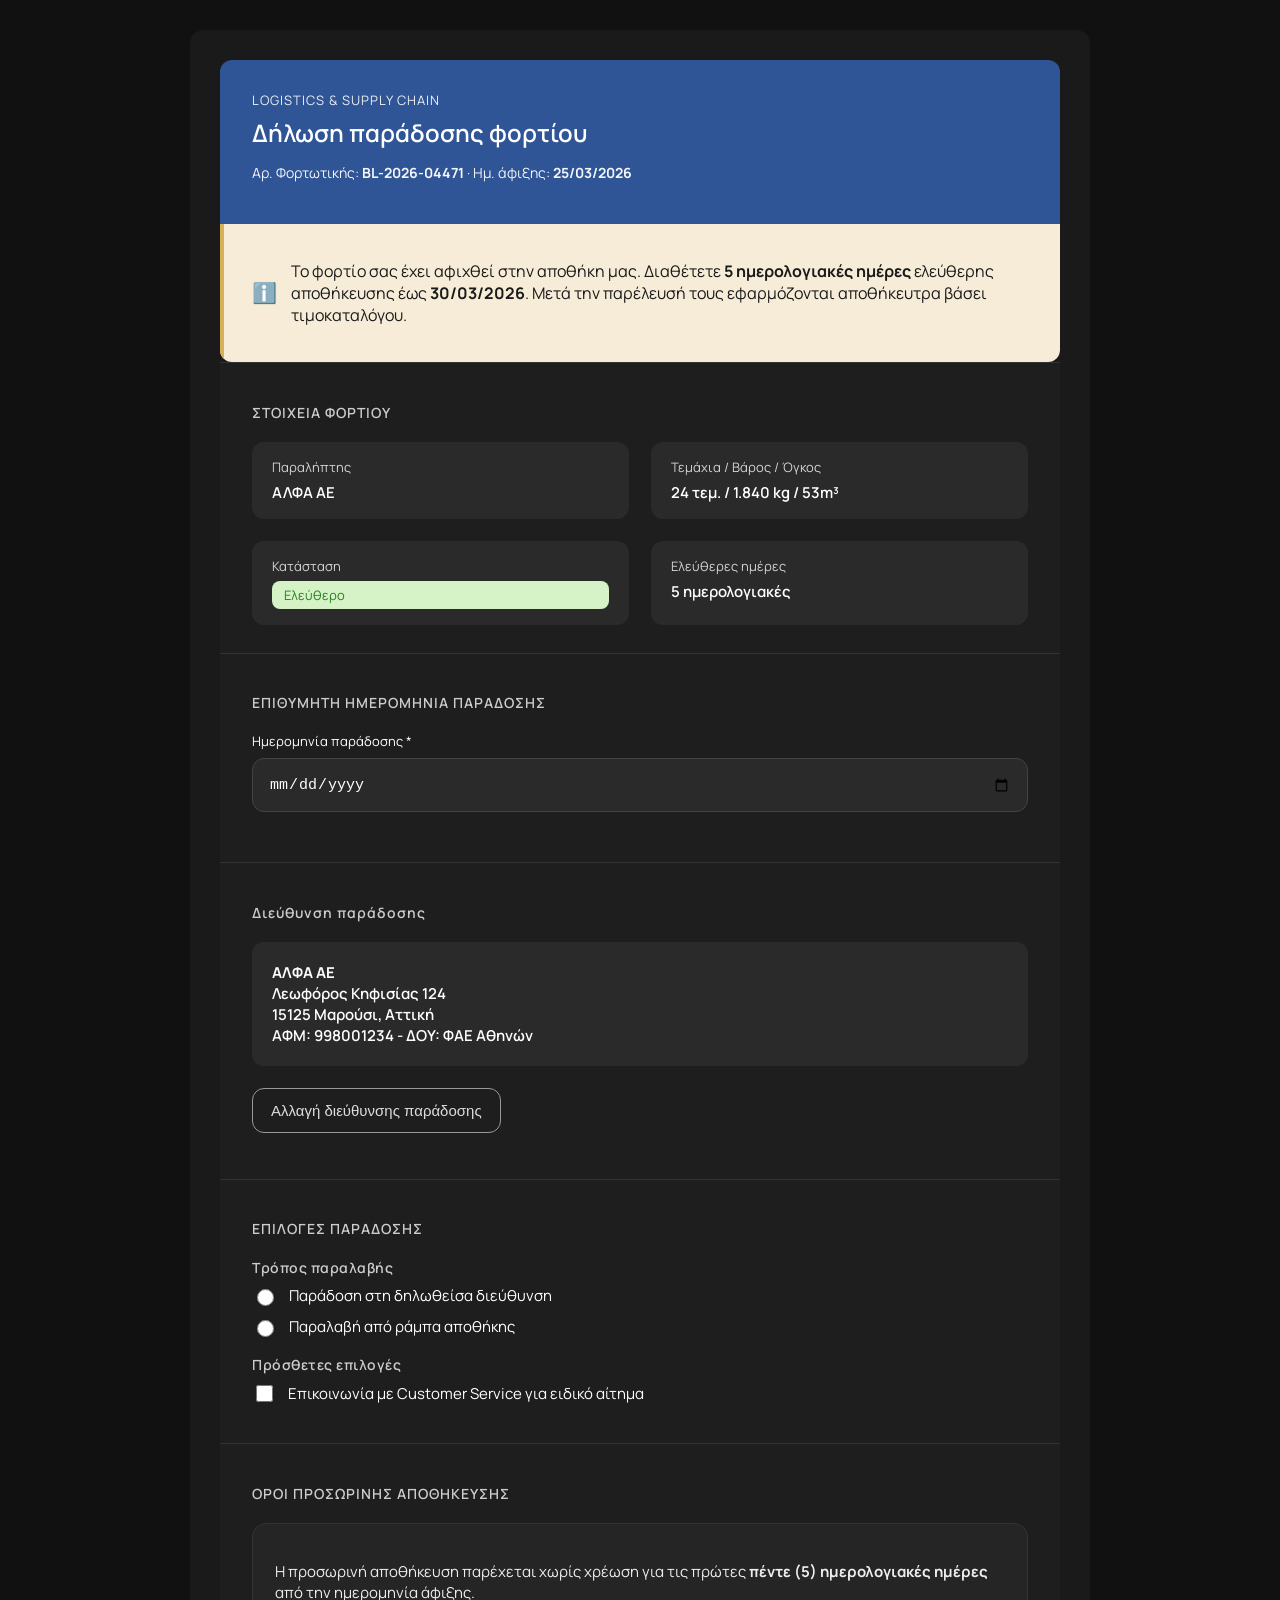
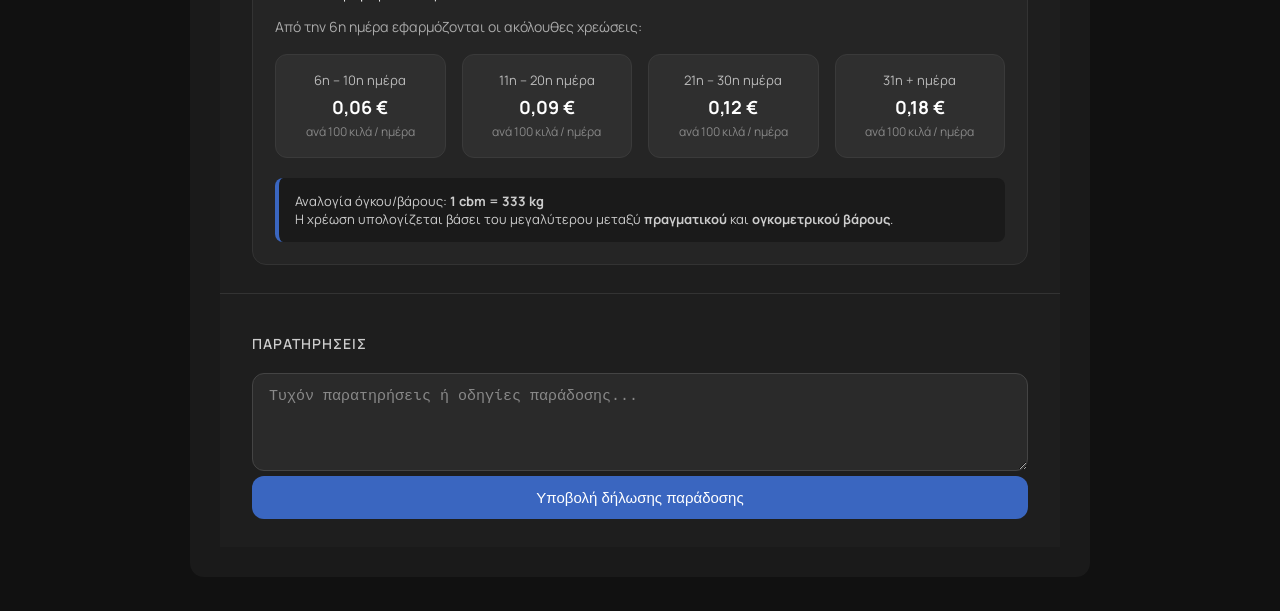
<file: index.html>
<!DOCTYPE html>
<html lang="el">
<head>
<meta charset="UTF-8" />
<meta name="viewport" content="width=device-width, initial-scale=1.0" />

<!-- FONT -->
<link href="https://fonts.googleapis.com/css2?family=Manrope:wght@300;400;500;600;700&display=swap" rel="stylesheet">

<link rel="stylesheet" href="style.css" />
<title>Δήλωση παράδοσης φορτίου</title>
</head>

<body>

<!--  POPUP MODAL -->
<div id="modalOverlay" class="modal-overlay hidden">
    <div class="modal-box">
        <p id="modalMessage"></p>
        <button id="modalClose">Εντάξει</button>
    </div>
</div>

<div class="card-container">

    <!--  HEADER -->
    <header class="form-header">
        <div class="header-top">
            <span class="section-label">LOGISTICS & SUPPLY CHAIN</span>
            <h1>Δήλωση παράδοσης φορτίου</h1>
            <p class="details">
                Αρ. Φορτωτικής: <strong>BL‑2026‑04471</strong> ·
                Ημ. άφιξης: <strong>25/03/2026</strong>
            </p>
        </div>

        <div class="header-info">
            <span class="info-icon">ℹ️</span>
            <p>Το φορτίο σας έχει αφιχθεί στην αποθήκη μας. Διαθέτετε
                <strong>5 ημερολογιακές ημέρες</strong> ελεύθερης αποθήκευσης
                έως <strong>30/03/2026</strong>. Μετά την παρέλευσή τους εφαρμόζονται αποθήκευτρα βάσει τιμοκαταλόγου.
            </p>
        </div>
    </header>

    <!--  ΣΤΟΙΧΕΙΑ ΦΟΡΤΙΟΥ -->
    <section class="section-block">

        <h2 class="section-title">ΣΤΟΙΧΕΙΑ ΦΟΡΤΙΟΥ</h2>

        <div class="grid-2">
            <div class="info-box">
                <label>Παραλήπτης</label>
                <div class="value">ΑΛΦΑ ΑΕ</div>
            </div>

            <div class="info-box">
                <label>Τεμάχια / Βάρος / Όγκος</label>
                <div class="value">24 τεμ. / 1.840 kg / 53m³</div>
            </div>

            <div class="info-box">
                <label>Κατάσταση</label>
                <div class="badge success">Ελεύθερο</div>
            </div>

            <div class="info-box">
                <label>Ελεύθερες ημέρες</label>
                <div class="value">5 ημερολογιακές</div>
            </div>
        </div>
    </section>

    <!--  ΗΜΕΡΟΜΗΝΙΑ -->
<section class="section-block">
    <h2 class="section-title">ΕΠΙΘΥΜΗΤΗ ΗΜΕΡΟΜΗΝΙΑ ΠΑΡΑΔΟΣΗΣ</h2>


<div class="input-group">
    <label>Ημερομηνία παράδοσης *</label>

<div class="date-bar">
    <input type="date" id="deliveryDate" class="input-dark date-input-full">
</div>
</div>

</section>

    <!-- ΔΙΕΥΘΥΝΣΗ -->
    <section class="section-block">
        <h2 class="section-title">Διεύθυνση παράδοσης</h2>

        <div class="address-box" id="defaultAddress">
            <div class="value">
                <strong>ΑΛΦΑ ΑΕ</strong><br>
                Λεωφόρος Κηφισίας 124<br>
                15125 Μαρούσι, Αττική<br>
                ΑΦΜ: 998001234 - ΔΟΥ: ΦΑΕ Αθηνών
            </div>
        </div>

        <button class="btn-outline" id="changeAddressBtn">Αλλαγή διεύθυνσης παράδοσης</button>

        <!--  Νέα διεύθυνση -->
        <div id="newAddressSection" class="hidden new-address">

           
<div class="input-group">
    <label>Επωνυμία / Παραλήπτης *</label>
    <input type="text" class="input-dark required-new" id="new_name" placeholder="π.χ. ΑΛΦΑ ΑΕ — Αποθήκη Πειραιά">
</div>

<div class="input-group">
    <label>Οδός & Αριθμός *</label>
    <input type="text" class="input-dark required-new" id="new_street" placeholder="π.χ. Λιμένος 8">
</div>

<div class="grid-3 tk-grid">
    <div class="input-group">
        <label>ΤΚ *</label>
        <input type="text" class="input-dark required-new" id="new_zip" placeholder="π.χ. 185 40">
    </div>

    <div class="input-group">
        <label>Πόλη *</label>
        <input type="text" class="input-dark required-new" id="new_city" placeholder="π.χ. Πειραιάς">
    </div>

    <div class="input-group">
        <label>Νομός *</label>
        <input type="text" class="input-dark required-new" id="new_region" placeholder="π.χ. Αττική">
    </div>
</div>

<div class="input-group">
    <label>Τηλέφωνο επικοινωνίας *</label>
    <input type="text" class="input-dark required-new" id="phone" placeholder="π.χ. 2100000000">
</div>

<div class="input-group">
    <label>Κωδικός εγκατάστασης *</label>
    <input type="text" class="input-dark required-new" id="new_code" placeholder="π.χ. GR-ATH-001">
</div>

            <button class="btn-outline fullwidth" id="cancelNewAddress">
                Ακύρωση — επιστροφή στην αρχική διεύθυνση
            </button>
        </div>
    </section>

    <!--  ΕΠΙΛΟΓΕΣ ΠΑΡΑΔΟΣΗΣ -->

<section class="section-block">
    <h2 class="section-title">ΕΠΙΛΟΓΕΣ ΠΑΡΑΔΟΣΗΣ</h2>

    <!--  Τρόπος παραλαβής -->
    <label class="subtitle">Τρόπος παραλαβής</label>

    <label class="radio-line">
        <input type="radio" name="deliveryMethod" class="deliveryOption" value="address">
        Παράδοση στη δηλωθείσα διεύθυνση
    </label>

    <label class="radio-line">
        <input type="radio" name="deliveryMethod" class="deliveryOption" value="ramp">
        Παραλαβή από ράμπα αποθήκης
    </label>

    <!--  Πρόσθετες επιλογές -->
    <label class="subtitle" style="margin-top:18px;">Πρόσθετες επιλογές</label>

    <label class="checkbox-line">
        <input type="checkbox" id="customerService">
        Επικοινωνία με Customer Service για ειδικό αίτημα
    </label>

    <!--  Panel που ανοίγει όταν τσεκάρεται -->
    <div id="customerServicePanel" class="hidden cs-box">
        <textarea class="textarea-dark" placeholder="Περιγράψτε το αίτημά σας..."></textarea>
    </div>

    <!--  Χάρτης ράμπας -->
    <div id="rampMapSection" class="hidden ramp-map">
        <strong>Κισσάβου, Ασπρόπυργος 193 00</strong>
        <iframe class="map-box"
                src="https://www.google.com/maps/embed?pb=!1m18!1m12!1m3!1d3141.0566581547973!2d23.570955475364297!3d38.069061595154274!2m3!1f0!2f0!3f0!3m2!1i1024!2i768!4f13.1!3m3!1m2!1s0x14a1a584bb2d5dc9%3A0xc0fa99b70f29e877!2sGoldair%20cargo!5e0!3m2!1sel!2sgr!4v1774889452256!5m2!1sel!2sgr"
                allowfullscreen="">
        </iframe>
    </div>

</section>
<!--  ΟΡΟΙ ΠΡΟΣΩΡΙΝΗΣ ΑΠΟΘΗΚΕΥΣΗΣ -->
<section class="section-block storage-terms">

    <h2 class="section-title">ΟΡΟΙ ΠΡΟΣΩΡΙΝΗΣ ΑΠΟΘΗΚΕΥΣΗΣ</h2>

    <div class="terms-box">

        <p class="terms-intro">
            Η προσωρινή αποθήκευση παρέχεται χωρίς χρέωση για τις πρώτες 
            <strong>πέντε (5) ημερολογιακές ημέρες</strong> από την ημερομηνία άφιξης.
        </p>

        <p class="terms-sub">
            Από την 6η ημέρα εφαρμόζονται οι ακόλουθες χρεώσεις:
        </p>

        <div class="terms-grid">

            <div class="term-card">
                <span>6η – 10η ημέρα</span>
                <strong>0,06 €</strong>
                <small>ανά 100 κιλά / ημέρα</small>
            </div>

            <div class="term-card">
                <span>11η – 20η ημέρα</span>
                <strong>0,09 €</strong>
                <small>ανά 100 κιλά / ημέρα</small>
            </div>

            <div class="term-card">
                <span>21η – 30η ημέρα</span>
                <strong>0,12 €</strong>
                <small>ανά 100 κιλά / ημέρα</small>
            </div>

            <div class="term-card">
                <span>31η + ημέρα</span>
                <strong>0,18 €</strong>
                <small>ανά 100 κιλά / ημέρα</small>
            </div>

        </div>

        <div class="terms-note">
            Αναλογία όγκου/βάρους: <strong>1 cbm = 333 kg</strong><br>
            Η χρέωση υπολογίζεται βάσει του μεγαλύτερου μεταξύ 
            <strong>πραγματικού</strong> και <strong>ογκομετρικού βάρους</strong>.
        </div>

    </div>

</section>

    <!--  ΠΑΡΑΤΗΡΗΣΕΙΣ -->
    <section class="section-block">
        <h2 class="section-title">ΠΑΡΑΤΗΡΗΣΕΙΣ</h2>

     
<textarea class="textarea-dark" rows="4" id="notes" 
    placeholder="Τυχόν παρατηρήσεις ή οδηγίες παράδοσης..."></textarea>


        <button class="btn-primary fullwidth" id="submitForm">
            Υποβολή δήλωσης παράδοσης
        </button>
    </section>

</div>

<script src="script.js"></script>

</body>
</html>
</file>
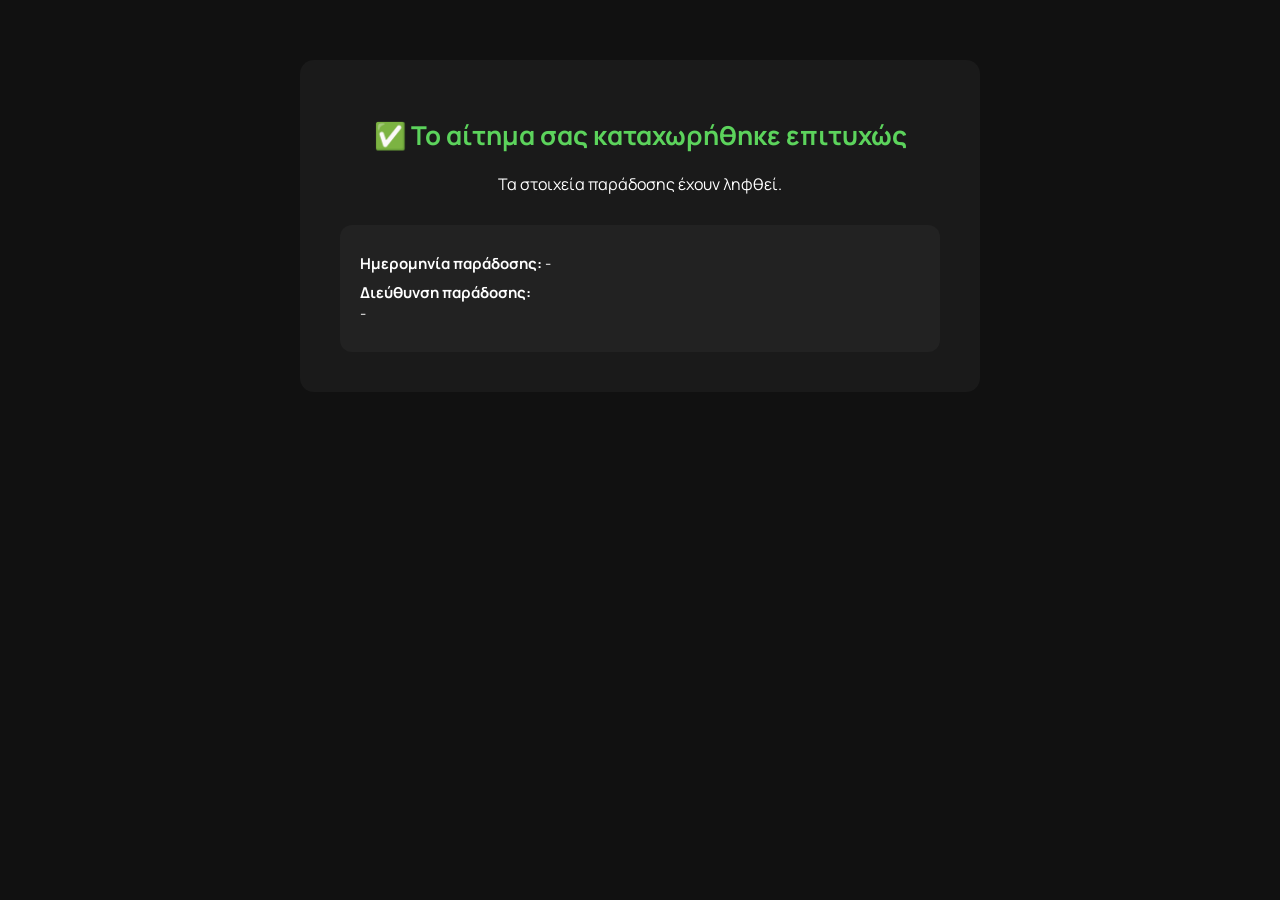
<file: success.html>
<!DOCTYPE html>
<html lang="el">
<head>
<meta charset="UTF-8" />
<meta name="viewport" content="width=device-width, initial-scale=1.0" />

<link href="https://fonts.googleapis.com/css2?family=Manrope:wght@300;400;500;600;700&display=swap" rel="stylesheet">
<link rel="stylesheet" href="style.css">

<title>Ολοκλήρωση Αιτήματος</title>

<style>
body {
    font-family: 'Manrope', sans-serif;
    background: #111;
    margin: 0;
    padding: 0;
}
.success-card {
    background: #1a1a1a;
    max-width: 600px;
    margin: 60px auto;
    padding: 40px;
    border-radius: 14px;
    text-align: center;
    color: #fff;
}
.success-card h1 {
    font-size: 26px;
    margin-bottom: 20px;
    color: #5cd35c;
}
.success-info {
    margin-top: 30px;
    background: #222;
    padding: 20px;
    border-radius: 12px;
    text-align: left;
}
.success-info p {
    margin: 8px 0;
    font-size: 15px;
}
</style>

</head>

<body>

<div class="success-card">
    <h1>✅ Το αίτημα σας καταχωρήθηκε επιτυχώς</h1>
    <p>Τα στοιχεία παράδοσης έχουν ληφθεί.</p>

    <div class="success-info">
        <p><strong>Ημερομηνία παράδοσης:</strong> <span id="dateField"></span></p>
        <p><strong>Διεύθυνση παράδοσης:</strong><br><span id="addressField"></span></p>
    </div>
</div>

<script>
    // Παίρνουμε τις παραμέτρους από το URL
    const params = new URLSearchParams(window.location.search);

    const date = params.get("date");
    const address = params.get("address");

    // Βάζουμε τα δεδομένα στη σελίδα
    function formatDateToGR(dateStr) {
    // dateStr = "2026-03-31"
    const parts = dateStr.split("-");
    return `${parts[2]}-${parts[1]}-${parts[0]}`; 
}

document.getElementById("dateField").textContent =
    date ? formatDateToGR(date) : "-";
    document.getElementById("addressField").textContent = address || "-";
</script>

</body>
</html>
</file>
<file: style.css>
/* ==========================================================
   FONT — MANROPE
========================================================== */
body {
    margin: 0;
    font-family: "Manrope", sans-serif;
    background: #111;
    color: #fff;
}


/* ==========================================================
   MAIN CARD CONTAINER
========================================================== */
.card-container {
    background: #1a1a1a;
    padding: 30px;
    border-radius: 14px;
    max-width: 900px;
    margin: 30px auto;
    box-sizing: border-box;
}


/* ==========================================================
   HEADER
========================================================== */
.form-header {
    border-radius: 12px;
    overflow: hidden;
}

.header-top {
    background: #2f5597;
    color: #fff;
    padding: 28px 32px;
}

.section-label {
    font-size: 13px;
    opacity: 0.9;
    letter-spacing: 1px;
}

.header-top h1 {
    margin: 6px 0 2px;
    font-size: 24px;
    font-weight: 600;
}

.details {
    opacity: 0.95;
    font-size: 14px;
}

/* ✅ INFO BOX */
.header-info {
    background: #f6ecd7;
    color: #1a1a1a;
    border-left: 4px solid #d7b15a;
    padding: 20px 28px;
    display: flex;
    gap: 14px;
    align-items: center; 
}

.info-icon {
    font-size: 20px;
    line-height: 1;
    display: flex;
    align-items: center;
}

.header-bottom {
    background: #222;
    padding: 18px 28px;
}


/* ==========================================================
   SECTIONS
========================================================== */
.section-block {
    background: #1e1e1e;
    padding: 28px 32px;
    border-top: 1px solid #333;
    box-sizing: border-box;
}

.section-title {
    color: #ccc;
    font-size: 14px;
    margin-bottom: 20px;
    letter-spacing: 1px;
    font-weight: 600;
}


/* ==========================================================
   GRID SYSTEM
========================================================== */
.grid-2 {
    display: grid;
    grid-template-columns: repeat(2, 1fr);
    gap: 22px;
}

.grid-3 {
    display: grid;
    grid-template-columns: repeat(3, 1fr);
    gap: 26px; 
}

.tk-grid .input-group {
    margin-bottom: 20px !important;
}


/* ==========================================================
   INFO BOXES
========================================================== */
.info-box {
    background: #2a2a2a;
    padding: 16px 20px;
    border-radius: 12px;
}

.info-box label {
    font-size: 13px;
    opacity: 0.8;
    margin-bottom: 6px;
    display: block;
}

.value {
    font-size: 15px;
    font-weight: 600;
}

.badge.success {
    background: #d5f3c7;
    color: #2b7e22;
    padding: 5px 12px;
    font-size: 13px;
    border-radius: 8px;
}


/* ==========================================================
   INPUTS
========================================================== */
.input-group {
    margin-bottom: 22px;
}

.input-group label {
    display: block;
    font-size: 13px;
    margin-bottom: 8px;
}

.input-dark,
textarea.textarea-dark {
    width: 100%;
    background: #2a2a2a;
    color: #eee;
    border: 1px solid #444;
    padding: 14px 16px;
    border-radius: 12px;
    box-sizing: border-box;
    font-size: 15px;
}

.input-dark::placeholder,
textarea.textarea-dark::placeholder {
    color: #888;
}


/* ==========================================================
   CLICKABLE DATE BAR
========================================================== */


.date-bar {
    background: #2a2a2a;
    border-radius: 12px;
    border: 1px solid #444;

    /* ❗ δεν βάζουμε padding εδώ */
    padding: 0;

    display: flex;
    align-items: stretch;
    cursor: pointer;
    position: relative;
}

/* το input ΚΑΛΥΠΤΕΙ ΟΛΗ ΤΗ ΓΡΑΜΜΗ */
.date-bar input {
    width: 100%;
    height: 52px;               /* ίδιο visual ύψος */
    padding: 14px 16px;

    background: transparent;
    border: none;
    outline: none;

    color: #fff;
    font-size: 15px;
    cursor: pointer;

    /* iOS critical */
    appearance: none;
    -webkit-appearance: none;
    border-radius: 12px;
    
}


.calendar-icon {
    pointer-events: none;
}


/* ==========================================================
   ADDRESS BOX
========================================================== */
.address-box {
    background: #2a2a2a;
    padding: 20px;
    border-radius: 12px;
    margin-bottom: 22px;
}


/* ==========================================================
   BUTTONS
========================================================== */
.btn-outline,
.btn-primary {
    padding: 13px 18px;
    border-radius: 12px;
    cursor: pointer;
    font-size: 15px;
    box-sizing: border-box;
}

.btn-outline {
    background: transparent;
    color: #ddd;
    border: 1px solid #999;
}

.btn-outline.fullwidth {
    width: 100%;
}

.btn-primary {
    background: #3a66c0;
    color: #fff;
    border: none;
    width: 100%;
}

.btn-primary:hover {
    background: #3259aa;
}


/* ==========================================================
   RADIO / CHECKBOX
========================================================== */
.radio-line,
.checkbox-line {
    display: flex;
    align-items: center;
    gap: 12px;
    font-size: 15px;
    margin-bottom: 10px;
}

.radio-line input,
.checkbox-line input {
    width: 18px;
    height: 18px;
}


/* ==========================================================
   CUSTOMER SERVICE PANEL
========================================================== */
.cs-box {
    background: #2a2a2a;
    padding: 16px;
    border-radius: 12px;
    margin-bottom: 20px;
}


/* ==========================================================
   RAMP MAP
========================================================== */
.ramp-map strong {
    display: block;
    margin-bottom: 10px;
    font-size: 15px;
}

.ramp-map iframe {
    width: 100%;
    height: 260px;
    border: 0;
    display: block;
    border-radius: 12px;
}


/* ==========================================================
   DISABLED NEW ADDRESS WHEN RAMP
========================================================== */
.new-address.disabled {
    opacity: 0.4;
    pointer-events: none;
}


/* ==========================================================
   MODAL POPUP
========================================================== */
.modal-overlay {
    position: fixed;
    top: 0;
    left: 0;
    width: 100%;
    height: 100%;
    background: rgba(0,0,0,0.55);
    display: flex;
    justify-content: center;
    align-items: center;
    z-index: 999;
}

.modal-box {
    background: #222;
    padding: 24px 26px;
    border-radius: 12px;
    text-align: center;
    width: 300px;
}

#modalMessage {
    font-size: 15px;
    margin-bottom: 14px;
}

#modalClose {
    margin-top: 10px;
    background: #3a66c0;
    color: #fff;
    border: none;
    padding: 10px 16px;
    border-radius: 8px;
    cursor: pointer;
}

.hidden {
    display: none !important;
}


/* ==========================================================
   RESPONSIVE
========================================================== */
@media (max-width: 768px) {

    .grid-2,
    .grid-3 {
        grid-template-columns: 1fr;
    }

    .card-container {
        padding: 20px;
    }

    .section-block {
        padding: 20px;
    }
}

input[type="date"] {
    position: relative;
    z-index: 2;
}
#changeAddressBtn {
    margin-bottom: 18px;   
}
.deliveryOption {
    accent-color: #3a66c0; 
    width: 18px;
    height: 18px;
}
.radio-line input[type="radio"] {
    accent-color: #3a66c0;
    width: 17px;
    height: 17px;
}

.checkbox-line input[type="checkbox"] {
    accent-color: #3a66c0;
    width: 17px;
    height: 17px;
}
.subtitle {
    display: block;
    color: #ccc;
    font-size: 14px;
    margin: 10px 0 8px;
    font-weight: 600;
    letter-spacing: 0.5px;
}
/* ==========================================================
   STORAGE TERMS
========================================================== */

.storage-terms {
    background: #1e1e1e;
}

.terms-box {
    background: #252525;
    border-radius: 14px;
    padding: 22px;
    border: 1px solid #333;
}

.terms-intro {
    font-size: 15px;
    margin-bottom: 10px;
    color: #eee;
}

.terms-sub {
    font-size: 14px;
    color: #aaa;
    margin-bottom: 18px;
}

.terms-grid {
    display: grid;
    grid-template-columns: repeat(4, 1fr);
    gap: 16px;
    margin-bottom: 20px;
}

.term-card {
    background: #2f2f2f;
    border-radius: 12px;
    padding: 16px;
    text-align: center;
    border: 1px solid #3a3a3a;
    transition: 0.2s;
}

.term-card span {
    display: block;
    font-size: 13px;
    color: #bbb;
    margin-bottom: 6px;
}

.term-card strong {
    display: block;
    font-size: 18px;
    color: #fff;
}

.term-card small {
    font-size: 12px;
    color: #888;
}

.term-card:hover {
    transform: translateY(-3px);
    border-color: #3a66c0;
}


.term-card.highlight {
    background: #2f2f2f;
    border: 1px solid #3a3a3a;
}

.term-card.highlight strong,
.term-card.highlight span,
.term-card.highlight small {
    color: inherit;
}


.terms-note {
    background: #1a1a1a;
    border-left: 4px solid #3a66c0;
    padding: 14px 16px;
    font-size: 13px;
    color: #ccc;
    border-radius: 8px;
}

/* RESPONSIVE */
@media (max-width: 768px) {
    .terms-grid {
        grid-template-columns: 1fr;
    }
}
</file>
